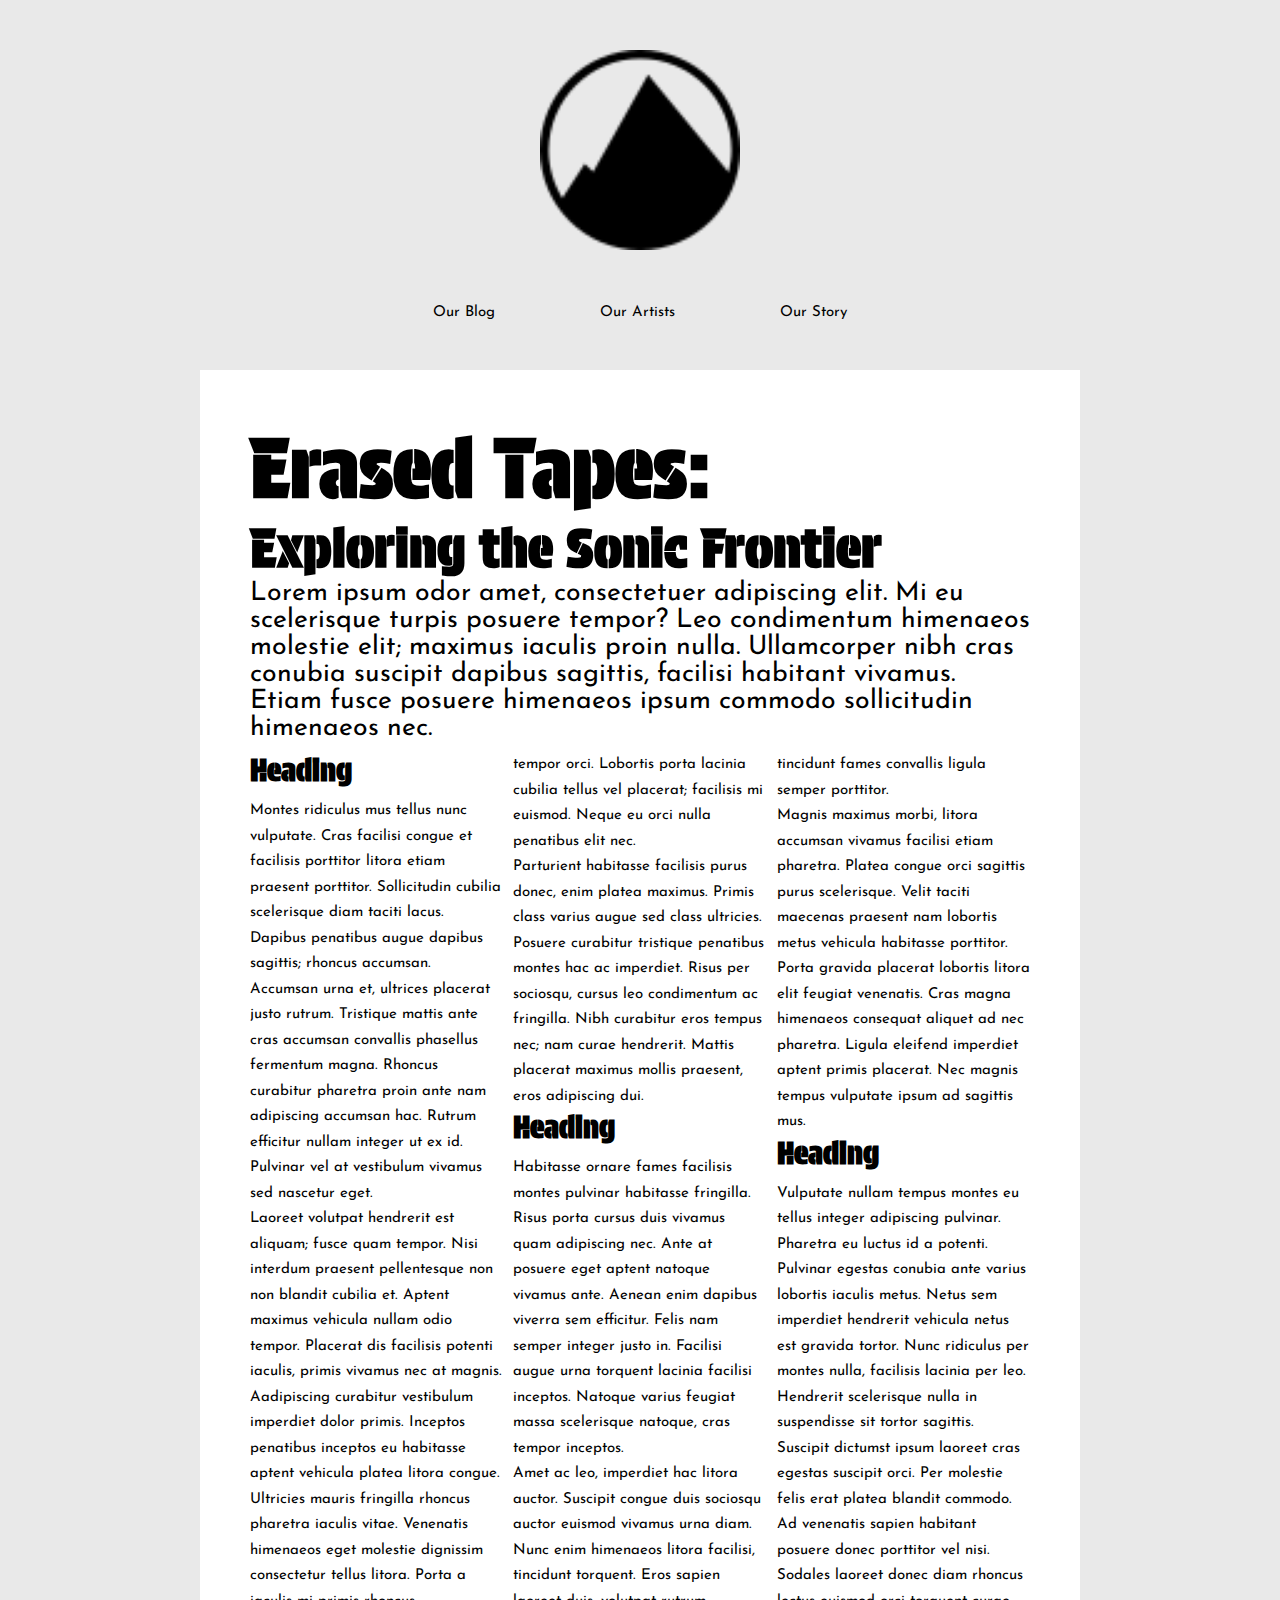
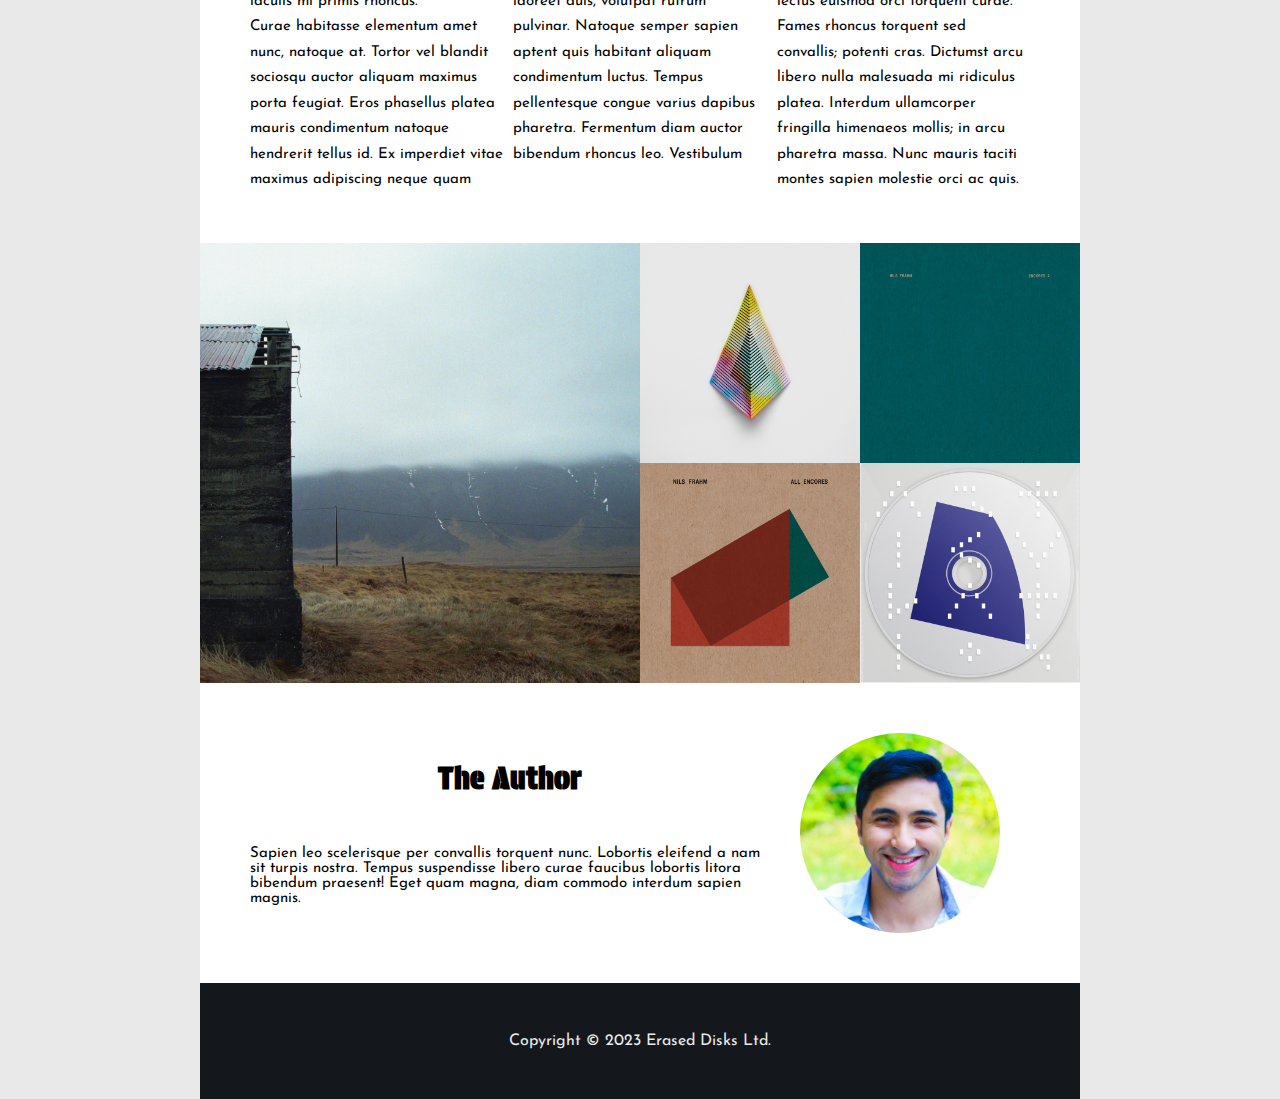
<file: Task 1/index.html>
<!DOCTYPE html>
<html lang="en">
<head>
    <meta charset="UTF-8">
    <meta name="viewport" content="width=device-width, initial-scale=1.0">
    <title>Document</title>
    <!-- link stylesheet -->
    <link rel="stylesheet" href="style.css">
     <!-- font Protest Guerrilla and font Josefin Sans -->
    <style>
        @import url('https://fonts.googleapis.com/css2?family=Josefin+Sans:ital,wght@0,100..700;1,100..700&family=Protest+Guerrilla&display=swap');
    </style>
</head>
<body>
    <!-- header -->
    <header>
        <!-- logo image -->
        <div class="logo"><img src="image/logo.png" alt="logo"></div>
        <nav>
            <!-- nav links -->
            <ul>
                <li><a href="">Our Blog</a></li>
                <li><a href="">Our Artists</a></li>
                <li><a href="">Our Story</a></li>
        </ul>
    </nav>
    </header>
    <!-- main part start -->
    <main >
        <!-- main top section -->
        <section class="one">
            <h1>Erased Tapes:</h1>
            <h2>Exploring the Sonic Frontier</h3>
            <p>Lorem ipsum odor amet, consectetuer adipiscing elit. Mi eu scelerisque turpis posuere tempor? Leo condimentum himenaeos molestie elit; maximus iaculis proin nulla. Ullamcorper nibh cras conubia suscipit dapibus sagittis, facilisi habitant vivamus. Etiam fusce posuere himenaeos ipsum commodo sollicitudin himenaeos nec.</p>
        </section>
        <!-- Content grid -->
        <section class="contain">
            <div>
                <h2>Heading</h2>
                <p>Montes ridiculus mus tellus nunc vulputate. Cras facilisi congue et facilisis porttitor litora etiam praesent porttitor. Sollicitudin cubilia scelerisque diam taciti lacus. Dapibus penatibus augue dapibus sagittis; rhoncus accumsan. Accumsan urna et, ultrices placerat justo rutrum. Tristique mattis ante cras accumsan convallis phasellus fermentum magna. Rhoncus curabitur pharetra proin ante nam adipiscing accumsan hac. Rutrum efficitur nullam integer ut ex id. Pulvinar vel at vestibulum vivamus sed nascetur eget.</p>
                <p>Laoreet volutpat hendrerit est aliquam; fusce quam tempor. Nisi interdum praesent pellentesque non non blandit cubilia et. Aptent maximus vehicula nullam odio tempor. Placerat dis facilisis potenti iaculis, primis vivamus nec at magnis. Aadipiscing curabitur vestibulum imperdiet dolor primis. Inceptos penatibus inceptos eu habitasse aptent vehicula platea litora congue. Ultricies mauris fringilla rhoncus pharetra iaculis vitae. Venenatis himenaeos eget molestie dignissim consectetur tellus litora. Porta a iaculis mi primis rhoncus. </p>
                <p>Curae habitasse elementum amet nunc, natoque at. Tortor vel blandit sociosqu auctor aliquam maximus porta feugiat. Eros phasellus platea mauris condimentum natoque hendrerit tellus id. Ex imperdiet vitae maximus adipiscing neque quam tempor orci. Lobortis porta lacinia cubilia tellus vel placerat; facilisis mi euismod. Neque eu orci nulla penatibus elit nec.</p>
                <p>Parturient habitasse facilisis purus donec, enim platea maximus. Primis class varius augue sed class ultricies. Posuere curabitur tristique penatibus montes hac ac imperdiet. Risus per sociosqu, cursus leo condimentum ac fringilla. Nibh curabitur eros tempus nec; nam curae hendrerit. Mattis placerat maximus mollis praesent, eros adipiscing dui.  </p>
            </div>
            <div>
                <h2>Heading</h2>
                <p>Habitasse ornare fames facilisis montes pulvinar habitasse fringilla. Risus porta cursus duis vivamus quam adipiscing nec. Ante at posuere eget aptent natoque vivamus ante. Aenean enim dapibus viverra sem efficitur. Felis nam semper integer justo in. Facilisi augue urna torquent lacinia facilisi inceptos. Natoque varius feugiat massa scelerisque natoque, cras tempor inceptos. </p>
                <p>Amet ac leo, imperdiet hac litora auctor. Suscipit congue duis sociosqu auctor euismod vivamus urna diam. Nunc enim himenaeos litora facilisi, tincidunt torquent. Eros sapien laoreet duis, volutpat rutrum pulvinar. Natoque semper sapien aptent quis habitant aliquam condimentum luctus. Tempus pellentesque congue varius dapibus pharetra. Fermentum diam auctor bibendum rhoncus leo. Vestibulum tincidunt fames convallis ligula semper porttitor.</p>
                <p>Magnis maximus morbi, litora accumsan vivamus facilisi etiam pharetra. Platea congue orci sagittis purus scelerisque. Velit taciti maecenas praesent nam lobortis metus vehicula habitasse porttitor. Porta gravida placerat lobortis litora elit feugiat venenatis. Cras magna himenaeos consequat aliquet ad nec pharetra. Ligula eleifend imperdiet aptent primis placerat. Nec magnis tempus vulputate ipsum ad sagittis mus.</p>
            </div>
            <div>
                <h2>Heading</h2>
                <p>Vulputate nullam tempus montes eu tellus integer adipiscing pulvinar. Pharetra eu luctus id a potenti. Pulvinar egestas conubia ante varius lobortis iaculis metus. Netus sem imperdiet hendrerit vehicula netus est gravida tortor. Nunc ridiculus per montes nulla, facilisis lacinia per leo. Hendrerit scelerisque nulla in suspendisse sit tortor sagittis. Suscipit dictumst ipsum laoreet cras egestas suscipit orci. Per molestie felis erat platea blandit commodo.</p>
                <p>Ad venenatis sapien habitant posuere donec porttitor vel nisi. Sodales laoreet donec diam rhoncus lectus euismod orci torquent curae. Fames rhoncus torquent sed convallis; potenti cras. Dictumst arcu libero nulla malesuada mi ridiculus platea. Interdum ullamcorper fringilla himenaeos mollis; in arcu pharetra massa. Nunc mauris taciti montes sapien molestie orci ac quis.</p>
            </div>
        </section>
        <!-- Image grid -->
        <section class="images">
            <img class="big" src="image/img1.jpg" alt="">
            <img src="image/img2.jpg" alt="">
            <img src="image/img3.jpg" alt="">
            <img src="image/img4.jpg" alt="">
            <img src="image/img5.jpg" alt="">
        </section>
        <!-- Author section -->
        <section class="last">
           <div id="left">
            <h2>The Author</h2>
            <p>Sapien leo scelerisque per convallis torquent nunc. Lobortis eleifend a nam sit turpis nostra. Tempus suspendisse libero curae faucibus lobortis litora bibendum praesent! Eget quam magna, diam commodo interdum sapien magnis.</p>
           </div>
           <img src="image/author.jpg" alt="author">
        </section>
        <!-- Footer text -->
        <footer>
            Copyright © 2023 Erased Disks Ltd.
        </footer>

    </main>
</body>
</html>
</file>
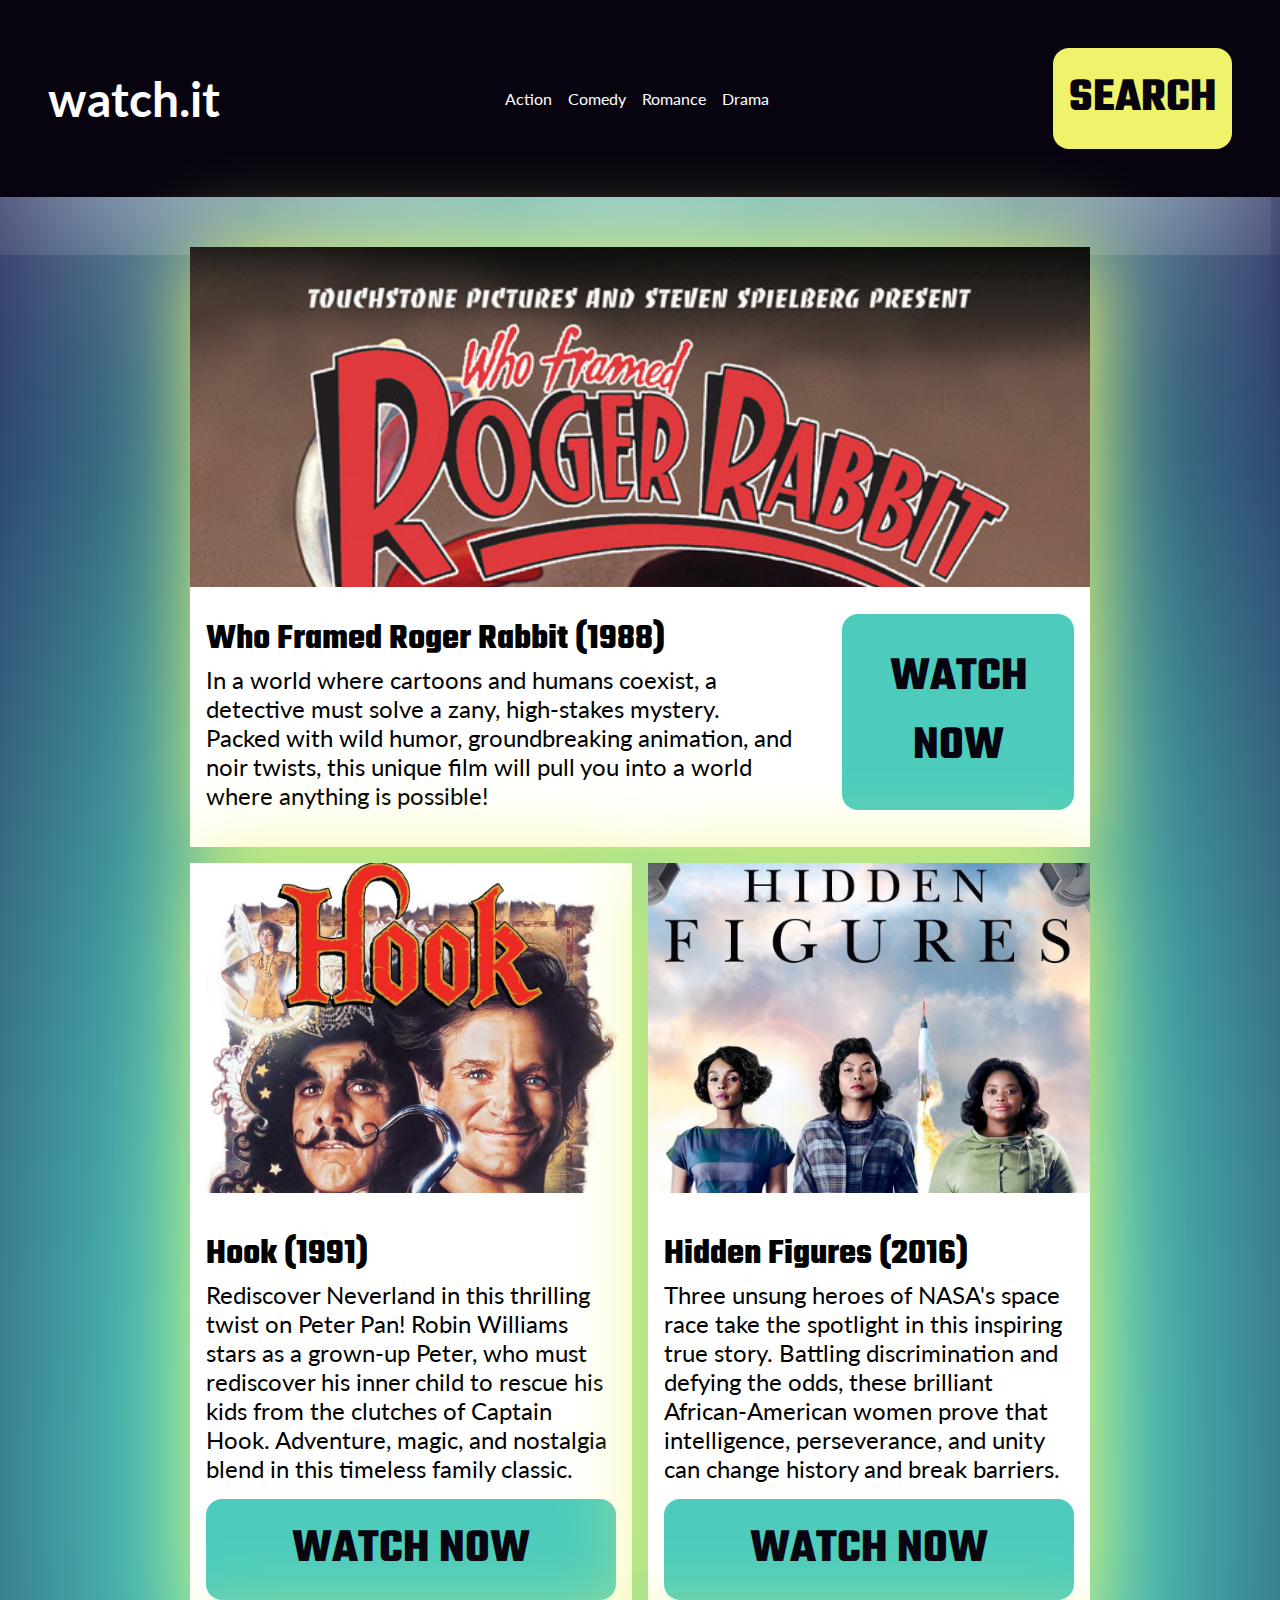
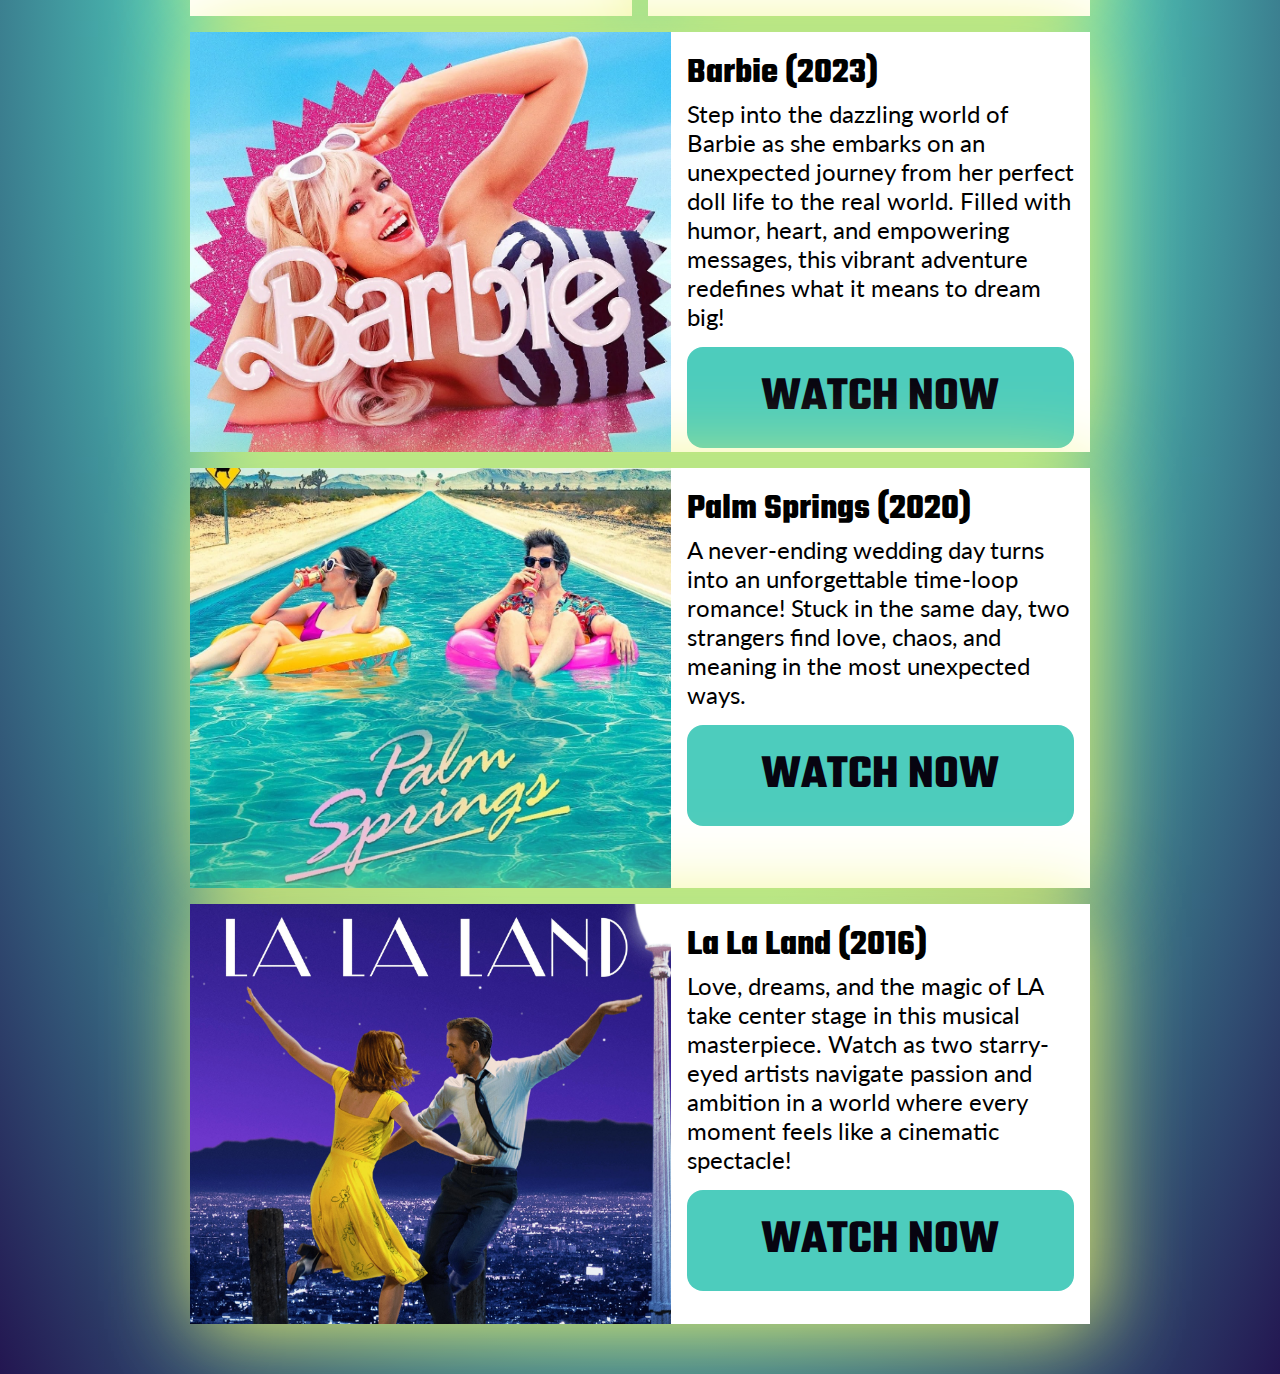
<file: Task 2/index.html>
<!DOCTYPE html>
<html lang="en">
<head>
    <meta charset="UTF-8">
    <meta name="viewport" content="width=device-width, initial-scale=1.0">
    <title>Document</title>
    
    <!-- External Stylesheets -->
    <link rel="stylesheet" href="style.css">
    <link rel="stylesheet" href="design.css"> <!-- sass stylesheet -->
    <!-- google fonts -->
    <style>
        @import url('https://fonts.googleapis.com/css2?family=Lato:ital,wght@0,100;0,300;0,400;0,700;0,900;1,100;1,300;1,400;1,700;1,900&family=Teko:wght@300..700&display=swap');
    </style>
</head>
<body>
    <!-- Navbar Section -->
    <header class="navbar">
        <div class="logo">watch.it</div>
        <nav>
            <ul>
                <!-- nav links -->
                <li><a href="#">Action</a></li>
                <li><a href="#">Comedy</a></li>
                <li><a href="#">Romance</a></li>
                <li><a href="#">Drama</a></li>
            </ul>
        </nav>
        <div >
            <!-- search button -->
            <button class="search">SEARCH</button>
        </div>
    </header>
    <!-- Main Content Grid -->
    <main class="grid-container">
        <!-- First Large Box -->
        <div class="box large-box">
            <!-- Movie Poster -->
            <div class="poster" style="background-image: url(IMAGES/who-framed-roger-rabbit.jpg);"></div>
            <br>
            <div class="details">
                <!-- Movie Details -->
                <div>
                    <h2>Who Framed Roger Rabbit (1988)</h2>
                    <p>In a world where cartoons and humans coexist, a detective must solve a zany, high-stakes mystery. Packed with wild humor, groundbreaking animation, and noir twists, this unique film will pull you into a world where anything is possible!</p>
                </div>
                <button>WATCH NOW</button>
            </div>
        </div>

        <!-- Second Section (2 Boxes Side by Side) -->
        <div class="box side-by-side-box">
            <div class="poster" style="background-image: url(IMAGES/hook.jpg);"></div>
            <div class="details">
                <div>
                    <h2>Hook (1991)</h2>
                    <p>Rediscover Neverland in this thrilling twist on Peter Pan! Robin Williams stars as a grown-up Peter, who must rediscover his inner child to rescue his kids from the clutches of Captain Hook. Adventure, magic, and nostalgia blend in this timeless family classic.</p>
                </div>
                <button>WATCH NOW</button>
            </div>
        </div>

        <div class="box side-by-side-box">
            <div class="poster" style="background-image: url(IMAGES/hidden-figures.jpg);"></div>
            <div class="details">
                <div>
                    <h2>Hidden Figures (2016)</h2>
                    <p>Three unsung heroes of NASA's space race take the spotlight in this inspiring true story. Battling discrimination and defying the odds, these brilliant African-American women prove that intelligence, perseverance, and unity can change history and break barriers.</p>
                </div>
                <button>WATCH NOW</button>
            </div>
        </div>

        <!-- Last 3 Boxes (Stacked Vertically) -->
        <div class="box vertical-box">
            <div class="poster" id="one" style="background-image: url(IMAGES/barbie.jpg);"></div>
            <div class="details">
                <div>
                    <h2>Barbie (2023)</h2>
                    <p>Step into the dazzling world of Barbie as she embarks on an unexpected journey from her perfect doll life to the real world. Filled with humor, heart, and empowering messages, this vibrant adventure redefines what it means to dream big!</p>
                </div>
                <button>WATCH NOW</button>
            </div>
        </div>

        <div class="box vertical-box">
            <div class="poster" id="two" style="background-image: url(IMAGES/palm-springs.jpg);"></div>
            <div class="details">
                <div>
                    <h2>Palm Springs (2020)</h2>
                    <p>A never-ending wedding day turns into an unforgettable time-loop romance! Stuck in the same day, two strangers find love, chaos, and meaning in the most unexpected ways.</p>
                </div>
                <button>WATCH NOW</button>
            </div>
        </div>

        <div class="box vertical-box">
            <div class="poster" id="three" style="background-image: url(IMAGES/la-la-land.jpg);"></div>
            <div class="details">
                <div>
                    <h2>La La Land (2016)</h2>
                    <p>Love, dreams, and the magic of LA take center stage in this musical masterpiece. Watch as two starry-eyed artists navigate passion and ambition in a world where every moment feels like a cinematic spectacle!</p>
                </div>
                <button>WATCH NOW</button>
            </div>
        </div>
    </main>
</body>
</html>
</file>
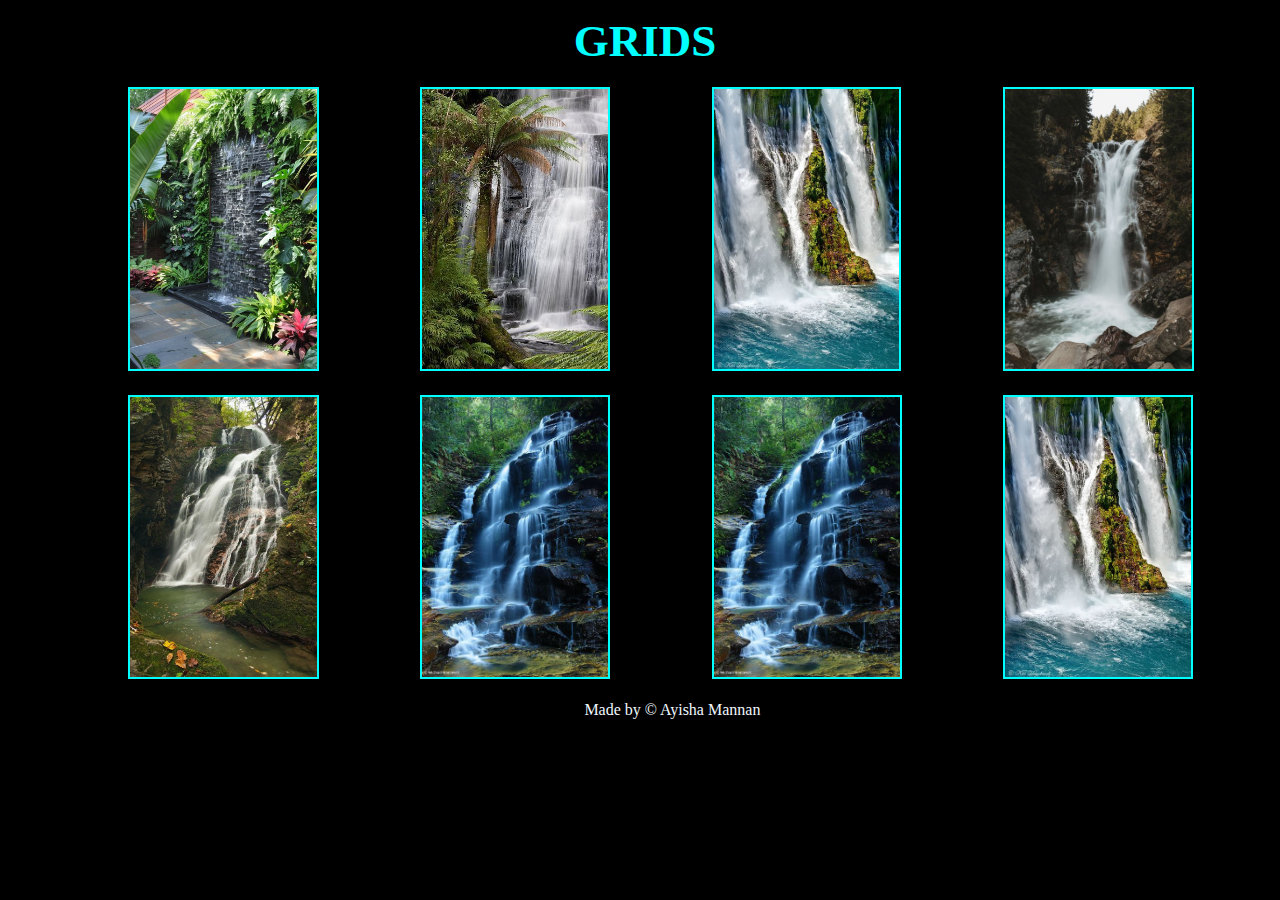
<file: CLASS ACTIVITY/activity 1/task 2.html>
<!DOCTYPE html>
<html lang="en">
<head>
    <meta charset="UTF-8">
    <meta name="viewport" content="width=device-width, initial-scale=1.0">
    <title>Document</title>
    <!-- Link external stylesheet -->   
    <link rel="stylesheet" href="task 2.css">
</head>
<body>
     <!-- Page heading -->
    <h1>GRIDS</h1>
    <div class="container">
        <!-- Grid items with images -->
        <div class="item 1"><img src="images/img1.jpg" ></div>
        <div class="item 2"><img src="images/img9.jpg" ></div>
        <div class="item 3"><img src="images/img3.jpg" ></div>
        <div class="item 4"><img src="images/img4.jpg" ></div>
        <div class="item 5"><img src="images/img5.jpg" ></div>
        <div class="item 6"><img src="images/img6.jpg" ></div>
        <div class="item 7"><img src="images/img7.jpg" ></div>
        <div class="item 8"><img src="images/img8.jpg" ></div>
 
    </div>
    <!-- Footer with your name -->
    <footer>
        Made by &copy; Ayisha Mannan &nbsp;&nbsp; 
    </footer>
</body>
</html>
</file>
<file: Task 1/style.css>
*{
    margin: 0;
    padding: 0;
}
body{
    padding: 0 200px;
    background-color: #e9e9e9;
    font-family: 'Josefin Sans', sans-serif;
}

h1, h2, h3, h4, h5, h6 {
    font-family: 'Protest Guerrilla', sans-serif;
}
/* ---logo and nav bar--- */
header{
    text-align: center;
    margin-top: 50px ;
    .logo img{
        width: 200px;
        height: auto;
    }
    nav {
        padding: 50px 0;
        ul{
            list-style: none;
            margin: 0;
            padding: 0;
            li{
                display: inline-block;
                margin: 0 50px;
                a{
                    text-decoration: none;
                    color: #000;
                    font-size: 15px;
                }
            }
        }
    }

}
/* --- Main styles --- */
main{
    background-color: white;
}
/* ---top paragraph--- */
.one{
    padding: 50px 50px 0 50px;
    h1{
        font-size: 80px;
    }
    h2{
        font-size: 53.33px;
    }
    p{
        font-size:26.6px;
    }
}
/* ---middle paragraph--- */
.contain {
    padding: 10px 50px 50px 50px ;
    column-count: 3;
    column-gap: 10px;
    h2{
       font-size: 30px ; 
    }
}

.contain h2 {
    margin-bottom: 10px;
    break-after: avoid;
}

.contain p {
    line-height: 1.7;
    font-size: 15px;
}
/* --images grid--- */
.images{
    padding: 0 0 50px 0;
    box-sizing: border-box;
    display: grid;
    grid-template-columns: repeat(4, 1fr);
    grid-auto-rows: 220px;
}
.images > img{
    width: 100%;
    height: 100%;
    object-fit: cover;

}
.big{
    grid-column: span 2;
    grid-row: span 2;
}
/* ---author--- */
.last{
    align-items: center;
    justify-items: center;
    box-sizing: border-box;
    display: grid;
    grid-template-columns: repeat(3, 1fr);
    padding:0 50px 50px 50px;
}
.last > img{
    width:200px;
    height: auto;
    border-radius: 50%;
    object-fit: cover;

}
#left{text-align: center;
    grid-column: span 2;
    h2{
        font-size: 30px;
        margin-bottom: 50px;
        padding: 0;
    }
    p{
        padding: 0 5px 0 0;
        text-align: left;
        font-size: 15px;
    }
}
/* ---footer--- */
footer{
    background-color: #14181d;
    color: #e9e9e9;
    padding: 50px 0 50px 0 ;
    text-align: center;
}

/* --- Responsive styles --- */
/* ----------------------------------(TABLET_WIREFRAME)-------------------------------------- */
@media (min-width: 721px) and (max-width: 1024px){
    body{
        padding: 0 100px;
    }
    header{
        margin-top: 30px ;
        .logo img{
            width: 80px;
            height: auto;
        }
        nav {
            padding: 30px 0;
            ul li{
                    margin: 0 30px;
                }
            
        }
    
    }
    .one{
        padding: 30px 30px 0 30px;
        text-align: center;
        h1{
            font-size: 51px;
        }
        h2{
            font-size: 34px;
        }
        p{
            font-size:17px;
            text-align: left;
        }
    }

    .contain {
        padding: 10px 30px 30px 30px ;
        column-count: 1;
        h2{
           font-size: 25px ; 
           text-align: center;
           padding: 5px 0 0 0 ;
        }
    }
    
    .contain h2 {
        margin-bottom: 10px;
    }
    
    .contain p {
        font-size: 13px;
    }

.images {
        padding: 0;
        display: grid;
        grid-template-columns: repeat(2, 1fr);
        grid-template-rows: repeat(2, 1fr); 
        gap: 0; 
    }

    .images > img {
        width: 100%;
        height: 100%;
        object-fit: cover;
    }

    .big {
        display: none;
    }

    .last{
        padding:30px 30px 30px 30px;
    }
    #left{
        h2{
            font-size: 25px;
            margin-bottom: 30px;
        }
        p{
            font-size: 13px;
            margin-left: 10PX;
            margin-right: -5PX;
        }
    }


    footer{
        padding: 30px 0 30px 0;
        text-align: center;
    }
}

/* --- Responsive styles --- */
/* ----------------------------------(LARGE_MOBILE_WIREFRAME)-------------------------------------- */
@media (min-width: 540px) and (max-width: 720px){
    body{
        padding: 0;
    }
    header{
        margin-top: 20px ;
        .logo img{
            width: 80px;
            height: auto;
        }
        nav {
            padding: 20px 0;
            ul li{
                    margin: 0 20px;
                }
            
        }
    
    }
    .one{
        padding: 20px 20px 0 20px;
        text-align: center;
        h1{
            font-size: 51px;
        }
        h2{
            font-size: 34px;
        }
        p{
            font-size:17px;
            text-align: left;
        }
    }

    .contain {
        padding: 10px 20px 20px 20px ;
        column-count: 1;
        h2{
           font-size: 25px ; 
           text-align: center;
           padding: 5px 0 0 0 ;
        }
    }
    
    .contain h2 {
        margin-bottom: 10px;
    }
    
    .contain p {
        font-size: 13px;
    }
    

    .images {
        padding: 0;
        display: grid;
        grid-template-columns: repeat(1, 1fr);
        grid-template-rows: repeat(4, 1fr); 
        gap: 0; 
    }

    .images > img {
        width: 100%;
        height: 100%;
        object-fit: cover;
    }

    .big {
        display: none;
    }

.last {
    padding: 20px 20px 20px 20px;
    display: grid;
    grid-template-columns: 1fr;
    grid-template-areas: 
        "image"
        "text";
}

#left {
    grid-area: text;
    text-align: center;
    h2{
        margin: 20px 0;
    }
}

.last > img {
    grid-area: image;
}


    footer{
        padding: 20px 0 20px 0;
        text-align: center;
    }
}

/* --- Responsive styles --- */
/* ----------------------------------(SMALL_MOBILE_WIREFRAME)-------------------------------------- */
@media (min-width: 360px) and (max-width: 539px){
    body{
        padding: 0;
    }
    header{
        margin-top: 12px ;
        .logo img{
            width: 80px;
            height: auto;
        }
        nav {
            padding: 12px 0;
            ul li{
                    margin: 0 12px;
                }
            
        }
    
    }
    .one{
        padding: 12px 12px 0 12px;
        text-align: center;
        h1{
            font-size: 51px;
        }
        h2{
            font-size: 34px;
        }
        p{
            font-size:17px;
            text-align: left;
        }
    }

    .contain {
        padding: 10px 12px 12px 12px ;
        column-count: 1;
        h2{
           font-size: 25px ; 
           text-align: center;
           padding: 5px 0 0 0 ;
        }
    }
    
    .contain h2 {
        margin-bottom: 10px;
    }
    
    .contain p {
        font-size: 13px;
    }
    

    .images {
        padding: 0;
        display: grid;
        grid-template-columns: repeat(1, 1fr);
        grid-template-rows: repeat(4, 1fr); 
        gap: 0; 
    }

    .images > img {
        width: 100%;
        height: 100%;
        object-fit: cover;
    }

    .big {
        display: none;
    }

.last {
    padding: 12px 12px 12px 12px;
    display: grid;
    grid-template-columns: 1fr;
    grid-template-areas: 
        "image"
        "text";
}

#left {
    grid-area: text;
    text-align: center;
    h2{
        margin: 12px 0;
    }
}

.last > img {
    grid-area: image;
}


    footer{
        padding: 12px 0 12px 0;
        text-align: center;
    }
}
</file>
<file: Task 2/design.css>
/* Define Color Variables */
/* Body Background with fonts */
body {
  background: radial-gradient(#4DCCBD, #4DCCBD, #231651);
  font-family: "Lato", sans-serif;
}

h1, h2, h3, h4, h5, h6 {
  font-family: "Teko", sans-serif;
}

/* Navbar Styling */
.navbar {
  background-color: #070410;
  box-shadow: 0px 1px 10000px #FFFFFF;
}

/* Logo Styling */
.logo {
  color: #FFFFFF;
}

nav ul li a {
  color: #FFFFFF;
}

/* Navigation Hover Effects */
nav ul li a:hover {
  color: #EEF36A;
}

/* Search Button Styling */
.search {
  background-color: #EEF36A;
  color: #070410;
  font-weight: bold;
  font-family: "Teko", sans-serif;
}

.search:hover {
  background-color: #4DCCBD;
  color: #FFFFFF;
}

/* Grid Container Styling */
.grid-container .box {
  background-color: #FFFFFF;
  box-shadow: 5px 5px 80px #EEF36A;
}

/* Button Styling */
button {
  background-color: #4DCCBD;
  color: #070410;
  font-family: "Teko", sans-serif;
}

button:hover {
  background-color: #231651;
  color: #FFFFFF;
}/*# sourceMappingURL=design.css.map */
</file>
<file: CLASS ACTIVITY/activity 1/task 2.css>
*{
  margin: 0;
  background-color: black;
}
/* Style for the main heading */
h1{
  text-align: center;
  padding: 15px 0 20px 10px;
  color: aqua;
  font-size: 45px;
}
/* Grid container styling */
.container{
  display: grid;
  grid-template-columns: auto auto auto auto;
  gap: 15px; 
  align-items: center;
  margin-left: 10%;

}
/* Styling for images */
img{
  max-height: 280px;
  border: 2px solid aqua;
  margin-bottom: 5px;
}
/* Footer styling */
footer{
  color: aliceblue;
  text-align: center;
  margin: 1% 0 0 6%;
}
</file>
<file: Task 2/style.css>
/* Basic Reset */
* {
    box-sizing: border-box;
    margin: 0;
    padding: 0;
}

header {
    width: 100%;
}
/* Navbar Styling */
.navbar {
    display: flex;
    align-items: center;
    justify-content: space-between;
    width: 100%;
    padding: 48px;
    background-color: #f8f8f8;
    box-shadow: 0px 16px rgba(0, 0, 0, 0.8);
}
/* logo Styling */
.logo {
    font-size: 3em  ;
    font-weight: bold;
}
/* Navigation Menu Styling */
nav {
    display: flex;
    gap: 16px;
    ul {
        display: flex;
        gap: 16px;
        list-style: none;
        flex-direction: row;
        li {
            a {
                text-decoration: none;
                color: #000;
            }
            a:hover {
                color: #000;
            }
        }
    }
}
/* Search Button */
.search {
    font-size: 3em;
    padding: 16px 16px;
    background-color: #333;
    color: #fff;
    border: none;
    border-radius: 16px;
    cursor: pointer;
}


/* Grid Container for Movie Cards */
.grid-container {
    display: grid;
    grid-template-columns: 1fr 1fr; /* Two columns */
    gap: 16px;
    margin: 50px auto;
    max-width: 900px;

}

/* Large Box - Spans two columns */
.large-box {
    height: 600px;
    grid-column: span 2;
    display: grid;
    grid-template-rows: 300px auto; /* Poster and Details */
}
/* Poster Styling */
.poster {
    background-color: #ddd; 
    background-size: cover; 
    background-position: center; 
    width: 100%;
    height: 250px; 
}
.large-box .poster {
    height: 340px;
    background-position: top ;
    padding-bottom: 16px;
}
/* Details Section for Large Box */
.large-box .details {
    padding: 48px 16px 48px 16px;
    display: flex;
    justify-content: space-between;
    gap: 48px;
    font-size: 1.5em;
    button{
        font-size: 2em;
        font-weight: bold;
        border-radius: 16px;
        padding: 16px 16px;
        width: 100%;
    }
}

/* Side-by-Side Boxes */
.side-by-side-box {
    display: grid;
    grid-template-rows: 350px auto;

}
/* Poster for Side-by-Side Boxes */
.side-by-side-box .poster {
    height: 330px;
    padding-bottom: 16px;
    background-position: center 6%;
}
/* Details Section for Side-by-Side Boxes */
.side-by-side-box .details {
    padding: 16px;
    font-size: 1.5em;
    button{
        font-size: 2em;
        font-weight: bold;
        border-radius: 16px;
        padding: 16px 16px;
        margin-top: 16px;
        width: 100%;
    }
}

/* Vertical Boxes (Image Left, Content Right) */
/* Vertical Boxes - Stacked Layout */
.vertical-box {
    display: flex;
    height: 420px;
    grid-column: span 2;  /* Spans two columns */
}

.vertical-box .poster {
    height: 420px; 
    width: 70%; 

}
/* Poster Positions */
#one{
    background-position: center 0%;
}
#two{
    background-position: center 80%;
}
#three{
    background-position: center 45%;
}

/* Details Section for Vertical Boxes */
.vertical-box .details {
    padding: 16px;
    width: 60%;
    font-size: 1.5em;

    button{
        font-size: 2em;
        font-weight: bold;
        border-radius: 16px;
        padding: 16px 16px;
        margin-top: 16px;
        width: 100%;
    }
}

/* General Button Styling */
button {
    border: none;
    padding: 10px 20px;
    cursor: pointer;
}

/* Responsive Design for Tablets */
/* ....................(tablet)............................ */
@media (max-width: 1024px) {

    .navbar {
        padding: 32px;
    }

    nav {
        gap: 16px;
    }

    .grid-container {
        padding: 0 32px;
    }

    /* Large Box */
    .large-box {
        height: 900px;
        grid-column: span 1;

    }

    .large-box .poster {
        height: 330px;
    }

    .large-box .details {
        padding: 0px 16px 32px 16px;
        display: block;
        margin-top: -32px;
        button{
            margin: 16px 0 16px 0;
        }
    }

    /* Vertical Boxes (Image Left, Content Right) */
    .vertical-box {
        display: grid;
        grid-template-rows: 350px auto;
        height: auto;
        grid-column: span 1;
    }

    .vertical-box .poster {
        height: 330px;
        padding-bottom: 16px;
        width: 100%;
    }
    .vertical-box .details {
        width: 90%;
    }


}
/* Responsive Design for Mobile Devices */
/* ....................(mobile)............................ */

@media (max-width: 720px) {

    .navbar {
        width: 100%;
        padding: 16px;
    }

    nav {
        display: none;
    }

    .logo {
        font-size: 2em;
    }
    .search {
        font-size: 2em;
    }
    .grid-container {
        padding: 0 16px 0 16px;
        display: block;
    }

    .large-box {
        height: 900px;
        grid-column: span 1;
        display: block;
        margin-bottom: 16px;
    }
    .large-box .poster {
        height: 330px;
    }

    .large-box .details {
        padding: 16px 16px 16px 16px;
        display: block;
        button{
            margin-top: 16px;
        }
    }

    .side-by-side-box {
        margin-bottom: 16px;
        padding: 16px 0;

    }

    /* Vertical Boxes (Image Left, Content Right) */
    .vertical-box {
        display: grid;
        grid-template-rows: 350px auto;
        height: auto;
        grid-column: span 1;
        margin-bottom: 16px;
    }

    .vertical-box .poster {
        height: 330px;
        padding-bottom: 16px;
        width: 100%;
    }
    .vertical-box .details {
        width: 90%;
    }
}
</file>
